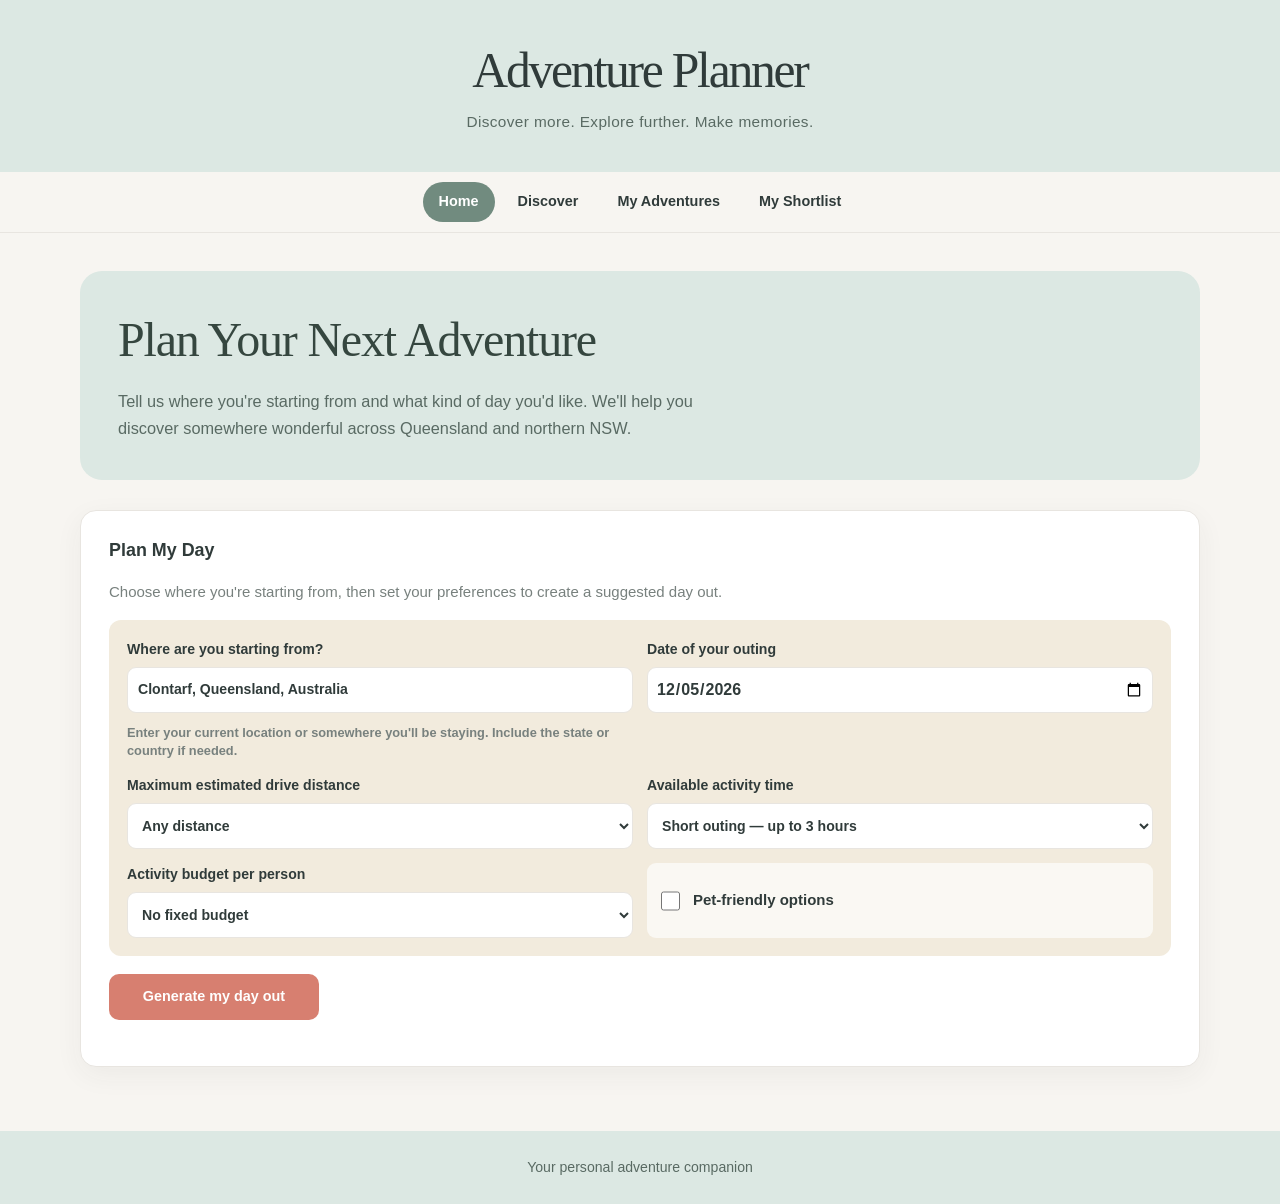
<file: index.html>
<!DOCTYPE html>
<html lang="en">
<head>
    <meta charset="UTF-8">
    <meta name="viewport" content="width=device-width, initial-scale=1.0">
    <meta name="theme-color" content="#F7F5F1">
    <title>Plan a Day Out | Adventure Planner</title>

    <link rel="stylesheet" href="style.css">
    <link rel="stylesheet" href="theme.css">
    <link rel="stylesheet" href="refinements.css">
    <link rel="stylesheet" href="enhancements.css?v=2">
    <link rel="stylesheet" href="site-controls.css?v=2">
    <link rel="stylesheet" href="final-fixes.css?v=4">
    <link rel="stylesheet" href="itinerary-names.css?v=2">

    <style>
        /* Keep all generator controls inside their grid columns. */
        .day-generator-controls {
            box-sizing: border-box;
            width: 100%;
            max-width: 100%;
            min-width: 0;
        }

        .day-generator-controls > .filter-field {
            display: flex;
            flex-direction: column;
            box-sizing: border-box;
            width: 100%;
            max-width: 100%;
            min-width: 0;
            overflow: hidden;
        }

        /* iPhone / Safari date input sizing fix. */
        #generator-date {
            display: block !important;
            box-sizing: border-box !important;
            flex: 0 1 auto !important;
            width: 100% !important;
            inline-size: 100% !important;
            min-width: 0 !important;
            min-inline-size: 0 !important;
            max-width: 100% !important;
            max-inline-size: 100% !important;
            height: 46px;
            padding: 10px 8px !important;
            margin: 0;
            font-family: inherit;
            font-size: 16px !important;
            line-height: normal;
        }

        /* Constrain Safari's internal date display as well. */
        #generator-date::-webkit-date-and-time-value {
            box-sizing: border-box;
            min-width: 0;
            max-width: 100%;
            text-align: left;
        }

        #generator-date::-webkit-datetime-edit {
            padding: 0;
            min-width: 0;
        }

        @media (max-width: 600px) {
            .day-generator-controls {
                grid-template-columns: minmax(0, 1fr) !important;
            }

            .day-generator-controls > .filter-field {
                min-width: 0;
                max-width: 100%;
            }

            #generator-date {
                width: 100% !important;
                max-width: 100% !important;
            }
        }
    </style>

    <script src="activities.js" defer></script>
    <script src="activities-extra.js" defer></script>
    <script src="activities-more.js" defer></script>
    <script src="activity-corrections.js" defer></script>
    <script src="activities-collection-4.js" defer></script>
    <script src="activity-corrections-2.js" defer></script>
    <script src="pet-policy.js?v=1" defer></script>

    <script src="app.js" defer></script>
    <script src="adventure-planner-bridge.js" defer></script>
    <script src="page-init.js?v=4" defer></script>
    <script src="navigation.js?v=5" defer></script>

    <script src="day-generator.js?v=7" defer></script>
    <script src="page-refinements.js?v=7" defer></script>
    <script src="enhancements.js?v=2" defer></script>
    <script src="itinerary-names.js?v=2" defer></script>
</head>

<body data-page="home">
    <header>
        <h1>Adventure Planner</h1>
        <p>Discover more. Explore further. Make memories.</p>
    </header>

    <main>
        <section class="welcome">
            <h2>Plan Your Next Adventure</h2>
            <p>
                Tell us where you're starting from and what kind of day
                you'd like. We'll help you discover somewhere wonderful
                across Queensland and northern NSW.
            </p>
        </section>

        <section class="feature">
            <h3>Plan My Day</h3>
            <p>Build an outing around your available time, budget and preferences.</p>
            <span class="status">Loading day planner...</span>
        </section>
    </main>

    <footer>Your personal adventure companion</footer>
</body>
</html>
</file>
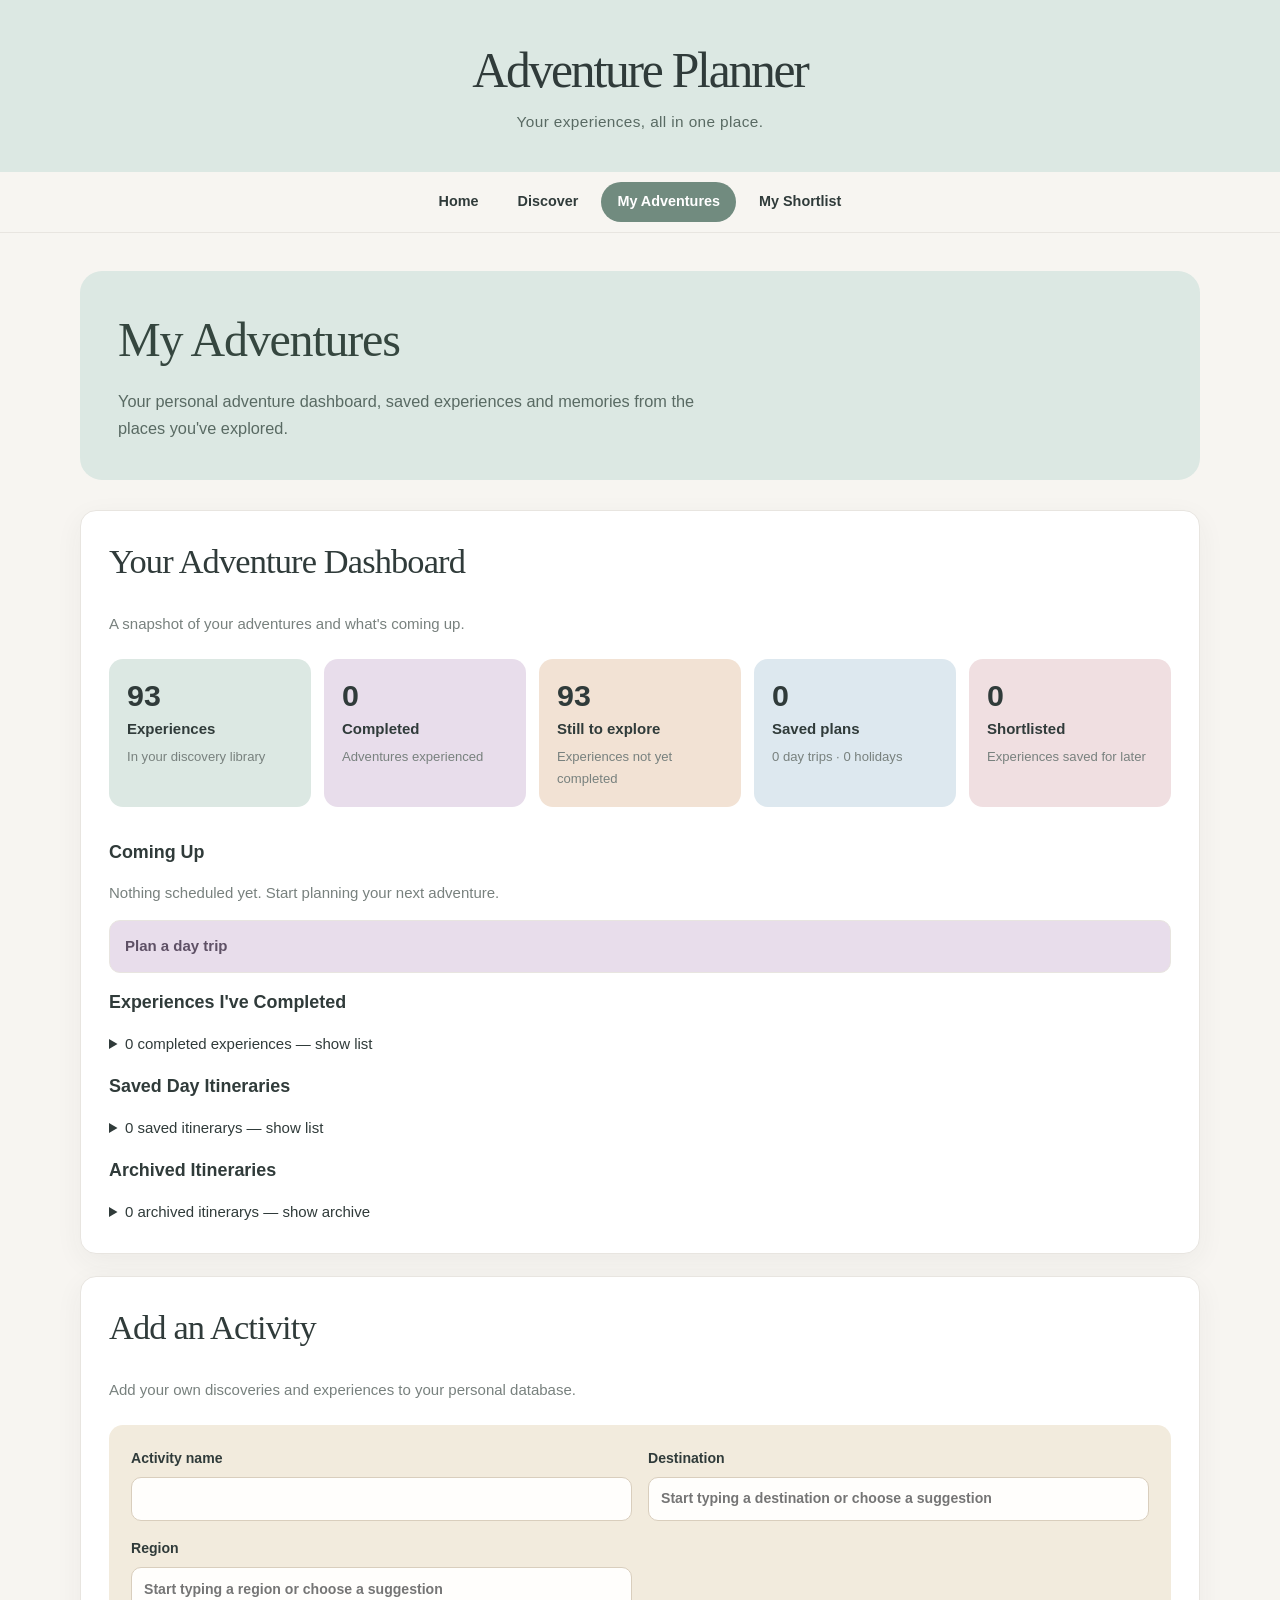
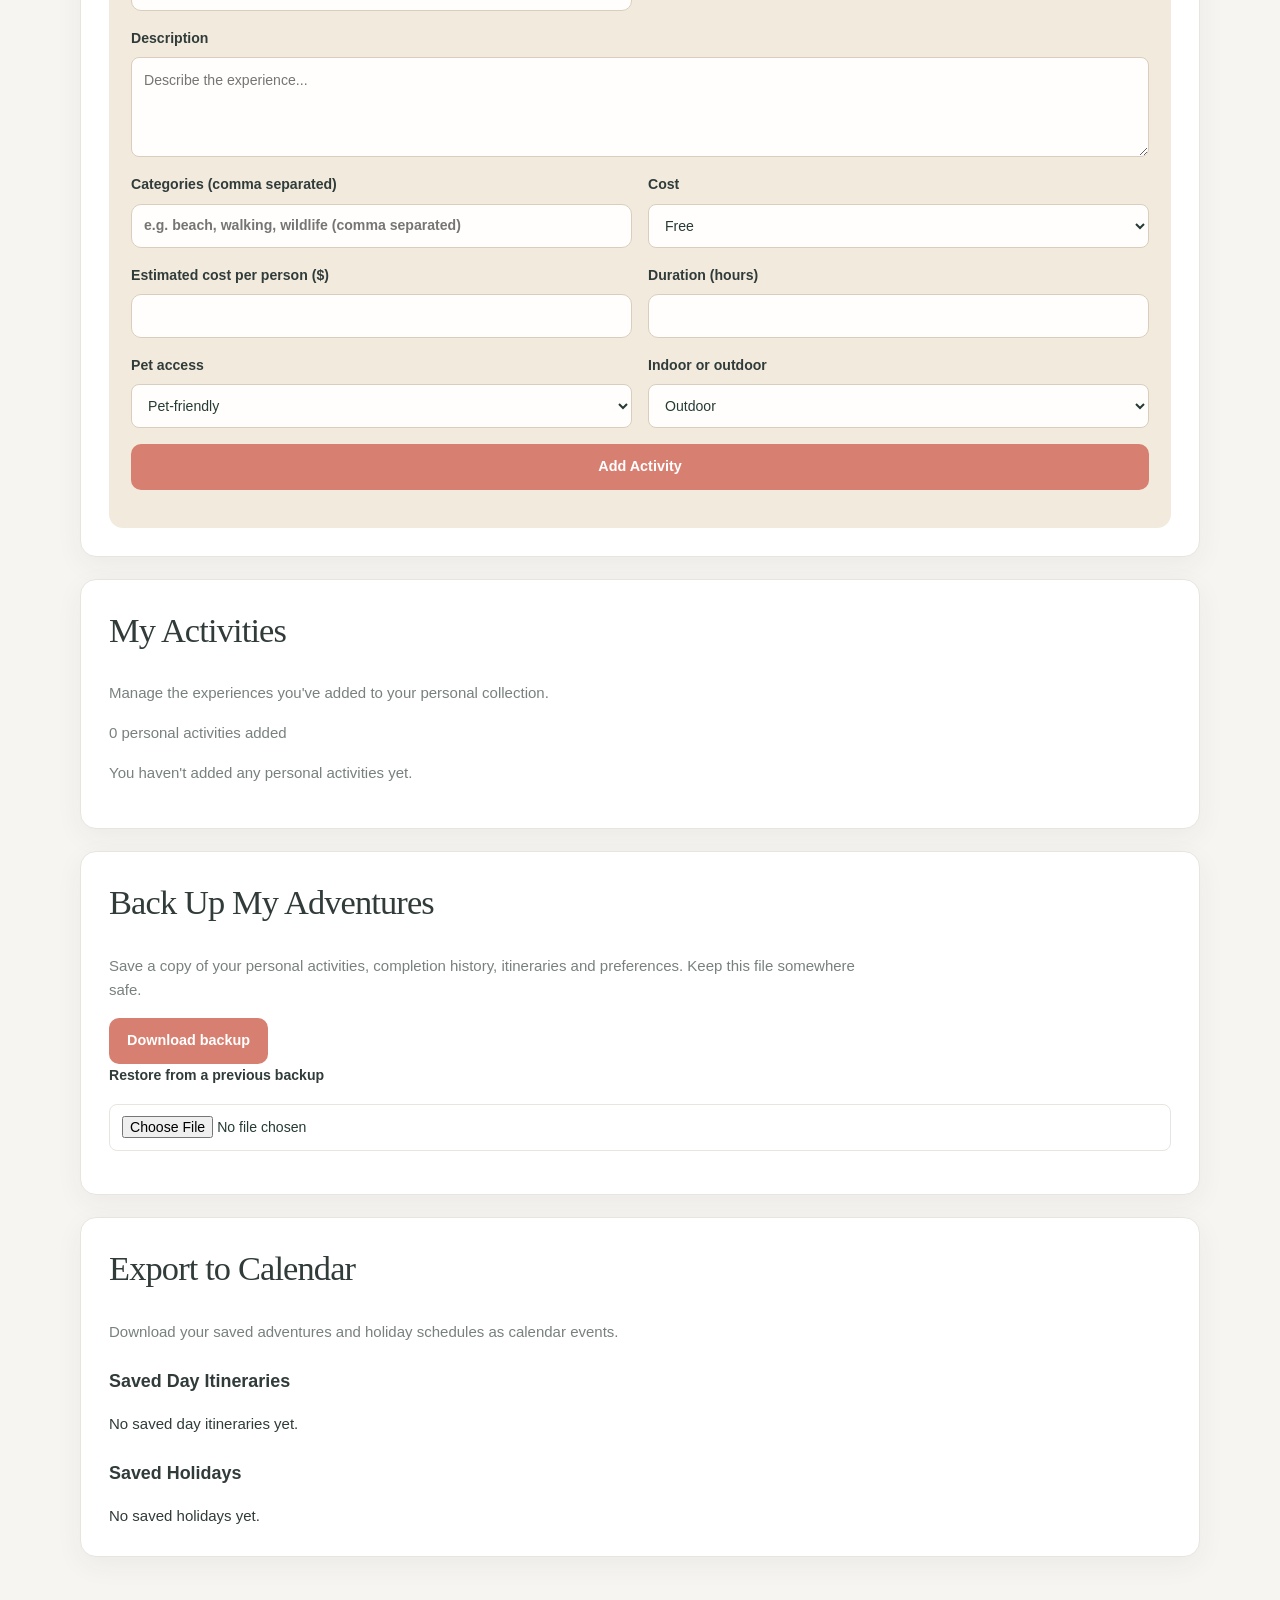
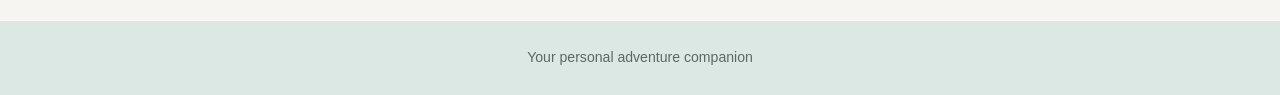
<file: my-adventures.html>
<!DOCTYPE html>
<html lang="en">
<head>
    <meta charset="UTF-8">
    <meta name="viewport" content="width=device-width, initial-scale=1.0">
    <meta name="theme-color" content="#F7F5F1">
    <title>My Adventures | Adventure Planner</title>

    <link rel="stylesheet" href="style.css">
    <link rel="stylesheet" href="theme.css">
    <link rel="stylesheet" href="refinements.css">
    <link rel="stylesheet" href="enhancements.css?v=2">
    <link rel="stylesheet" href="site-controls.css?v=2">
    <link rel="stylesheet" href="final-fixes.css?v=4">
    <link rel="stylesheet" href="itinerary-names.css?v=2">

    <script src="activities.js" defer></script>
    <script src="activities-extra.js" defer></script>
    <script src="activities-more.js" defer></script>
    <script src="activity-corrections.js" defer></script>
    <script src="activities-collection-4.js" defer></script>
    <script src="activity-corrections-2.js" defer></script>
    <script src="pet-policy.js?v=1" defer></script>

    <script src="app.js" defer></script>
    <script src="adventure-planner-bridge.js?v=2" defer></script>
    <script src="page-init.js?v=4" defer></script>

    <script src="activity-picker-collapse.js?v=1" defer></script>
    <script src="final-fixes.js?v=4" defer></script>
    <script src="navigation.js?v=5" defer></script>

    <script src="home-dashboard.js?v=5" defer></script>
    <script src="my-adventures.js?v=3" defer></script>

    <script src="page-refinements.js?v11" defer></script>
    <script src="itinerary-editor.js" defer></script>
    <script src="custom-activity-editor.js" defer></script>
    <script src="calendar-export.js" defer></script>
    <script src="enhancements.js?v=4" defer></script>
    <script src="itinerary-names.js?v=2" defer></script>
</head>

<body data-page="my-adventures">
    <header>
        <h1>Adventure Planner</h1>
        <p>Your experiences, all in one place.</p>
    </header>

    <main>
        <section class="welcome">
            <h2>My Adventures</h2>
            <p>
                Your personal adventure dashboard, saved experiences
                and memories from the places you've explored.
            </p>
        </section>
    </main>

    <footer>Your personal adventure companion</footer>
</body>
</html>
</file>
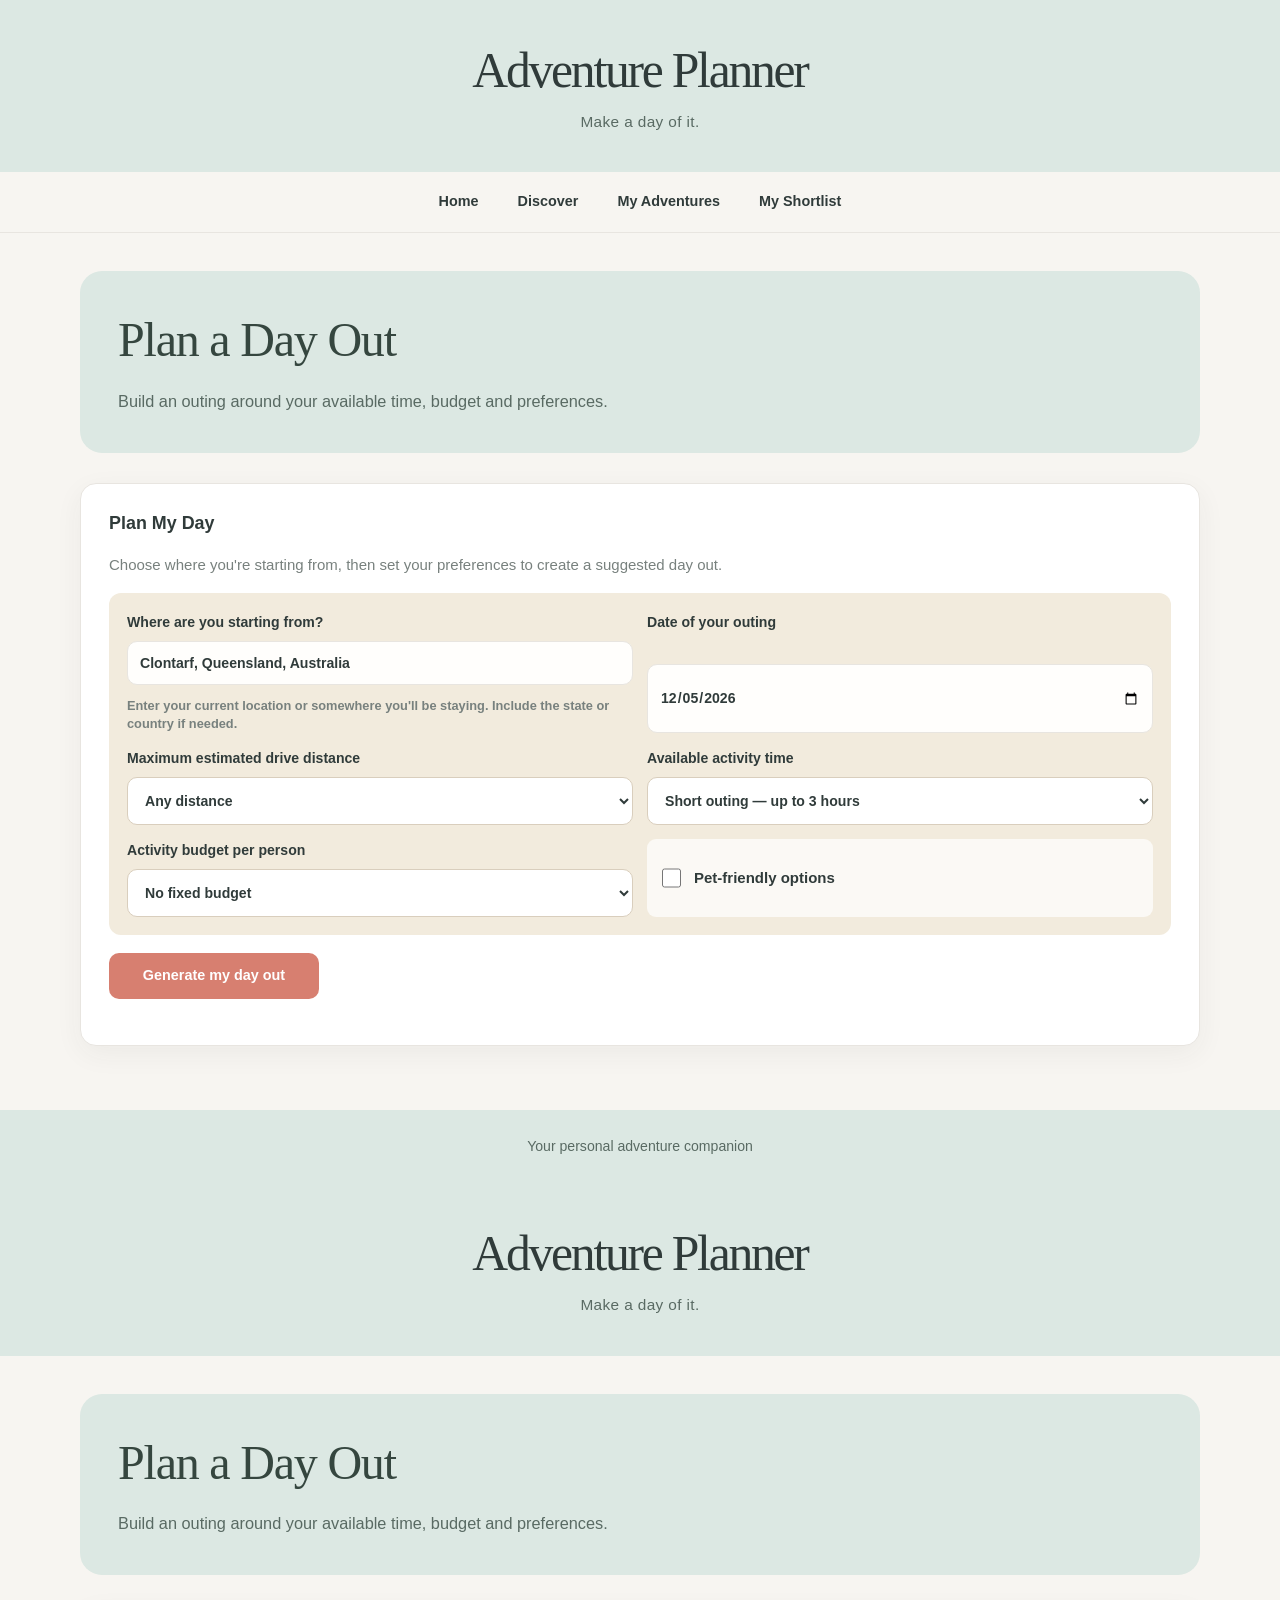
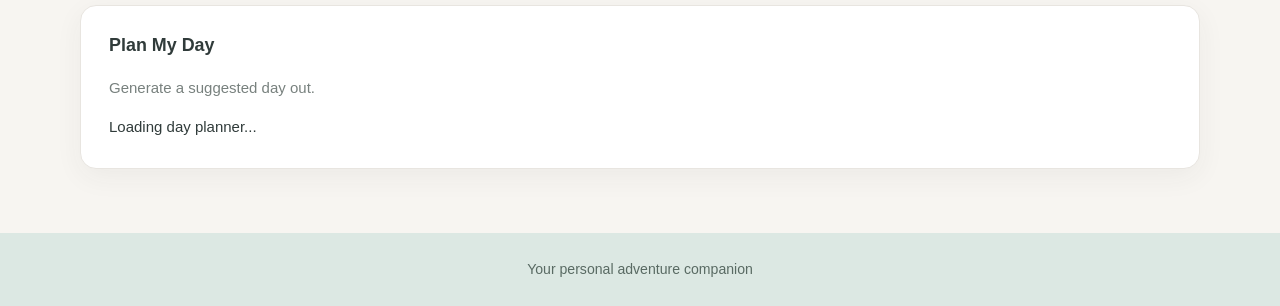
<file: plan-day.html>
<!DOCTYPE html>
<html lang="en">
<head>
    <meta charset="UTF-8">
    <meta name="viewport" content="width=device-width, initial-scale=1.0">
    <meta name="theme-color" content="#F7F5F1">
    <title>Plan a Day | Adventure Planner</title>

    <link rel="stylesheet" href="style.css">
    <link rel="stylesheet" href="theme.css">
    <link rel="stylesheet" href="refinements.css">
    <link rel="stylesheet" href="enhancements.css?v=2">
    <link rel="stylesheet" href="site-controls.css?v=2">
    <link rel="stylesheet" href="itinerary-names.css?v=1">

    <style>
        /* Keep the Plan a Day date field within its container on mobile. */
        .day-generator-controls > .filter-field {
            box-sizing: border-box;
            width: 100%;
            min-width: 0;
        }

        #generator-date {
            display: block;
            box-sizing: border-box !important;
            width: 100% !important;
            min-width: 0 !important;
            max-width: 100% !important;
            min-inline-size: 0 !important;
            max-inline-size: 100% !important;
        }

        @media (max-width: 600px) {
            .day-generator-controls {
                grid-template-columns: minmax(0, 1fr);
            }

            #generator-date {
                width: 100% !important;
                max-width: 100% !important;
            }
        }
    </style>

    <script src="activities.js" defer></script>
    <script src="activities-extra.js" defer></script>
    <script src="activities-more.js" defer></script>
    <script src="activity-corrections.js" defer></script>
    <script src="activities-collection-4.js" defer></script>
    <script src="activity-corrections-2.js" defer></script>
    <script src="pet-policy.js?v=1" defer></script>

    <script src="app.js" defer></script>
    <script src="activity-picker-collapse.js?v=1" defer></script>
    <script src="adventure-planner-bridge.js" defer></script>
    <script src="page-init.js?v=2" defer></script>
    <script src="navigation.js?v=4" defer></script>

    <script src="day-generator.js?v=6" defer></script>
    <script src="page-refinements.js?v=6" defer></script>
    <script src="enhancements.js?v=2" defer></script>
    <script src="itinerary-names.js?v=1" defer></script>
</head>

<body data-page="plan-day">
    <header>
        <h1>Adventure Planner</h1>
        <p>Make a day of it.</p>
    </header>

    <main>
        <section class="welcome">
            <h2>Plan a Day Out</h2>
            <p>Build an outing around your available time, budget and preferences.</p>
        </section>

        <section class="feature">
            <h3>Plan My Day</h3>
            <p>Generate a suggested day out.</p>
            <span class="status">Loading day planner...</span>
        </section>
    </main>

    <footer>Your personal adventure companion</footer>
</body>
</html>

<!DOCTYPE html>
<html lang="en">
<head>
    <meta charset="UTF-8">
    <meta name="viewport" content="width=device-width, initial-scale=1.0">
    <meta name="theme-color" content="#F7F5F1">
    <title>Plan a Day | Adventure Planner</title>

    <link rel="stylesheet" href="style.css">
    <link rel="stylesheet" href="theme.css">
    <link rel="stylesheet" href="refinements.css">
    <link rel="stylesheet" href="enhancements.css?v=2">
    <link rel="stylesheet" href="site-controls.css?v=2">
    <link rel="stylesheet" href="itinerary-names.css?v=1">

    <script src="activities.js" defer></script>
    <script src="activities-extra.js" defer></script>
    <script src="activities-more.js" defer></script>
    <script src="activity-corrections.js" defer></script>
    <script src="activities-collection-4.js" defer></script>
    <script src="activity-corrections-2.js" defer></script>
    <script src="pet-policy.js?v=1" defer></script>

    <script src="app.js" defer></script>
    <script src="activity-picker-collapse.js?v=1" defer></script>
    <script src="adventure-planner-bridge.js" defer></script>
    <script src="page-init.js?v=2" defer></script>
    <script src="navigation.js?v=4" defer></script>

    <script src="day-generator.js?v=6" defer></script>
    <script src="page-refinements.js?v=6" defer></script>
    <script src="enhancements.js?v=2" defer></script>
    <script src="itinerary-names.js?v=1" defer></script>
</head>

<body data-page="plan-day">
    <header>
        <h1>Adventure Planner</h1>
        <p>Make a day of it.</p>
    </header>

    <main>
        <section class="welcome">
            <h2>Plan a Day Out</h2>
            <p>Build an outing around your available time, budget and preferences.</p>
        </section>

        <section class="feature">
            <h3>Plan My Day</h3>
            <p>Generate a suggested day out.</p>
            <span class="status">Loading day planner...</span>
        </section>
    </main>

    <footer>Your personal adventure companion</footer>
</body>
</html>
</file>
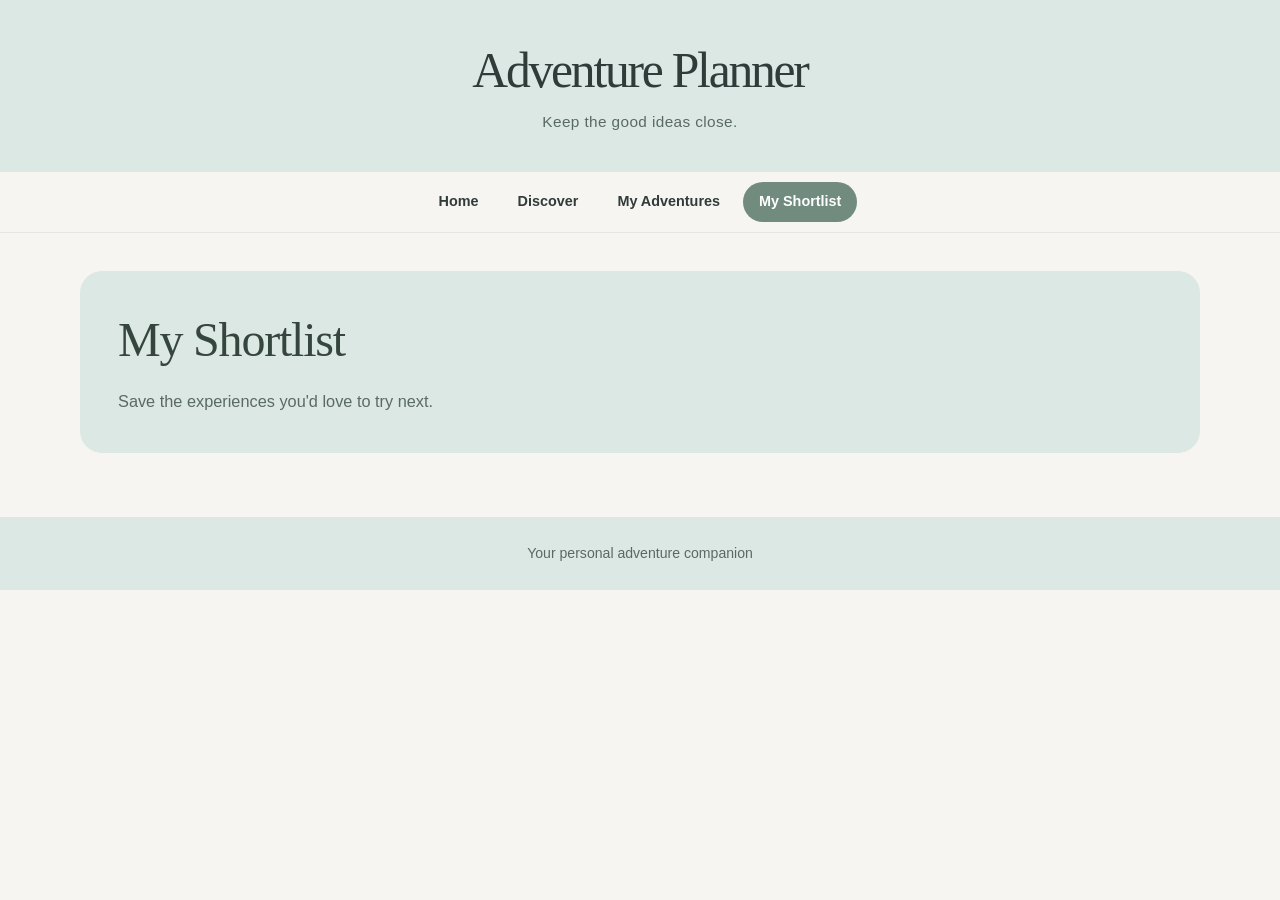
<file: shortlist.html>
<!DOCTYPE html>
<html lang="en">
<head>
    <meta charset="UTF-8">
    <meta name="viewport" content="width=device-width, initial-scale=1.0">
    <meta name="theme-color" content="#F7F5F1">
    <title>My Shortlist | Adventure Planner</title>

    <link rel="stylesheet" href="style.css">
    <link rel="stylesheet" href="theme.css">
    <link rel="stylesheet" href="refinements.css">
    <link rel="stylesheet" href="enhancements.css?v=1">
    <link rel="stylesheet" href="site-controls.css?v=1">

    <script src="activities.js" defer></script>
    <script src="activities-extra.js" defer></script>
    <script src="activities-more.js" defer></script>
    <script src="activity-corrections.js" defer></script>
    <script src="activities-collection-4.js" defer></script>
    <script src="activity-corrections-2.js" defer></script>
    <script src="pet-policy.js?v=1" defer></script>
    <script src="app.js" defer></script>
       <script src="shortlist.js?v=2" defer></script>
    <script src="adventure-planner-bridge.js" defer></script>
    <script src="page-init.js" defer></script>
          <script src="navigation.js?v=3" defer></script>
 <script src="page-refinements.js?v=5" defer></script>
    
    <script src="enhancements.js?v=1" defer></script>
</head>

<body data-page="shortlist">
    <header>
        <h1>Adventure Planner</h1>
        <p>Keep the good ideas close.</p>
    </header>

    <main>
        <section class="welcome">
            <h2>My Shortlist</h2>
            <p>Save the experiences you'd love to try next.</p>
        </section>
    </main>

    <footer>Your personal adventure companion</footer>
</body>
</html>
</file>
<file: style.css>
:root {
    --forest: #183b35;
    --forest-light: #28564b;
    --cream: #f4f5ef;
    --white: #fff;
    --text: #263b35;
    --muted: #687871;
    --accent: #d9a75b;
    --border: #e5e9e2;
    --surface: #edf1eb;
}

* {
    box-sizing: border-box;
}

html {
    scroll-behaviour: smooth;
}

body {
    margin: 0;
    background: var(--cream);
    color: var(--text);
    font-family: Arial, Helvetica, sans-serif;
    line-height: 1.6;
}

header {
    padding: 48px 20px;
    background: linear-gradient(135deg, var(--forest), var(--forest-light));
    color: var(--white);
    text-align: center;
}

header h1 {
    margin: 0 0 8px;
    font-size: clamp(2rem, 6vw, 3rem);
    line-height: 1.2;
}

header p {
    margin: 0;
    color: rgba(255, 255, 255, .85);
    font-size: 1.05rem;
}

main {
    width: min(100% - 32px, 850px);
    margin: 32px auto;
}

h2 {
    color: var(--forest);
    line-height: 1.3;
}

h3 {
    color: var(--forest);
    line-height: 1.3;
}

.intro {
    margin-bottom: 28px;
}

.intro p {
    color: var(--muted);
}

.feature-grid {
    display: grid;
    grid-template-columns: repeat(2, minmax(0, 1fr));
    gap: 16px;
    margin: 28px 0;
}

.feature-card {
    padding: 22px;
    border: 1px solid var(--border);
    border-radius: 12px;
    background: var(--white);
    box-shadow: 0 3px 12px rgba(24, 59, 53, .04);
}

.feature-card h3 {
    margin-top: 0;
    margin-bottom: 8px;
}

.feature-card p {
    margin: 0;
    color: var(--muted);
    font-size: .95rem;
}

.search-input {
    width: 100%;
    min-height: 46px;
    margin: 12px 0 18px;
    padding: 12px 14px;
    border: 1px solid var(--border);
    border-radius: 8px;
    background: var(--white);
    color: var(--text);
    font: inherit;
}

.search-input:focus,
.filter-field select:focus,
.form-field input:focus,
.form-field select:focus,
.form-field textarea:focus {
    outline: 2px solid var(--accent);
    outline-offset: 2px;
}

.activity-filters {
    display: grid;
    grid-template-columns: repeat(2, minmax(0, 1fr));
    gap: 14px;
    margin: 18px 0 24px;
}

.filter-field {
    display: flex;
    flex-direction: column;
    gap: 6px;
    color: var(--text);
    font-size: .9rem;
    font-weight: 600;
}

.filter-field select {
    width: 100%;
    min-height: 42px;
    padding: 9px 10px;
    border: 1px solid var(--border);
    border-radius: 8px;
    background: var(--white);
    color: var(--text);
    font: inherit;
    font-weight: 400;
}

.reset-filters {
    min-height: 40px;
    padding: 9px 14px;
    border: 1px solid var(--border);
    border-radius: 8px;
    background: var(--surface);
    color: var(--forest);
    font: inherit;
    font-weight: 600;
    cursor: pointer;
}

.activity-card {
    margin: 14px 0;
    padding: 18px;
    border: 1px solid var(--border);
    border-radius: 10px;
    background: var(--white);
}

.activity-card h3 {
    margin: 0 0 8px;
}

.activity-card p {
    margin: 6px 0;
}

.activity-card .activity-meta {
    color: var(--muted);
    font-size: .9rem;
}

.activity-card button {
    margin: 10px 8px 0 0;
    padding: 9px 13px;
    border: 1px solid var(--border);
    border-radius: 7px;
    background: var(--surface);
    color: var(--forest);
    font: inherit;
    cursor: pointer;
}

.activity-card button:hover {
    background: #e1e9e1;
}

.activity-card button:focus,
.reset-filters:focus,
.add-activity-button:focus {
    outline: 2px solid var(--accent);
    outline-offset: 2px;
}

.activity-form {
    display: grid;
    grid-template-columns: repeat(2, minmax(0, 1fr));
    gap: 16px;
    margin-top: 24px;
}

.form-field {
    display: flex;
    flex-direction: column;
    gap: 7px;
    color: var(--text);
    font-size: .9rem;
    font-weight: 600;
}

.form-field input,
.form-field select,
.form-field textarea {
    width: 100%;
    min-height: 44px;
    padding: 11px 12px;
    border: 1px solid var(--border);
    border-radius: 8px;
    background: var(--white);
    color: var(--text);
    font: inherit;
    font-weight: 400;
}

.form-field textarea {
    min-height: 100px;
    resize: vertical;
}

.activity-form > label:nth-of-type(4) {
    grid-column: 1 / -1;
}

.add-activity-button {
    grid-column: 1 / -1;
    min-height: 46px;
    padding: 12px 18px;
    border: 0;
    border-radius: 8px;
    background: var(--forest);
    color: white;
    font: inherit;
    font-weight: 600;
    cursor: pointer;
}

.add-activity-button:hover {
    background: var(--forest-light);
}

#add-activity-message {
    grid-column: 1 / -1;
    margin: 0;
    color: var(--forest);
    font-weight: 600;
}

/* Day planner */

.day-planner-activities {
    display: grid;
    gap: 10px;
    margin: 18px 0;
}

.day-planner-choice {
    display: flex;
    align-items: flex-start;
    gap: 12px;
    padding: 13px;
    border: 1px solid var(--border);
    border-radius: 9px;
    background: var(--white);
    cursor: pointer;
}

.day-planner-choice input {
    width: 19px;
    height: 19px;
    margin-top: 2px;
    flex-shrink: 0;
    accent-color: var(--forest);
}

.day-planner-choice > span {
    display: flex;
    flex-direction: column;
    gap: 4px;
}

.day-planner-choice strong {
    color: var(--forest);
}

.day-planner-choice span span {
    color: var(--muted);
    font-size: .88rem;
}

.day-planner-summary {
    margin: 20px 0;
    padding: 16px;
    border-radius: 9px;
    background: var(--surface);
}

.day-planner-summary p {
    margin: 6px 0;
}

#day-planner-message {
    color: var(--forest);
    font-weight: 600;
}

footer {
    margin-top: 48px;
    padding: 24px 16px;
    background: var(--forest);
    color: rgba(255, 255, 255, .8);
    text-align: center;
    font-size: .9rem;
}

@media (max-width: 600px) {
    header {
        padding: 36px 18px;
    }

    main {
        width: min(100% - 24px, 850px);
        margin: 24px auto;
    }

    .feature-grid,
    .activity-filters,
    .activity-form {
        grid-template-columns: 1fr;
    }

    .activity-form > label,
    .add-activity-button,
    #add-activity-message {
        grid-column: 1;
    }
}


/* =========================================
   HOLIDAY PLANNER
   ========================================= */

.holiday-planner-section {
    margin-top: 24px;
}

.holiday-planner-section > h2 {
    color: var(--forest);
    margin-bottom: 10px;
}

.holiday-planner-section > p {
    color: var(--muted);
    line-height: 1.6;
}

.holiday-planner-section .activity-form {
    margin-top: 22px;
    padding: 20px;
    background: var(--surface);
    border-radius: 12px;
}

.holiday-planner-section input[type="search"] {
    width: 100%;
    box-sizing: border-box;
    min-height: 44px;
    margin: 12px 0;
    padding: 11px 12px;
    border: 1px solid var(--border);
    border-radius: 8px;
    background: var(--white);
    color: var(--text);
    font: inherit;
}

.holiday-day-card {
    margin-top: 20px;
    padding: 18px;
    border: 1px solid var(--border);
    border-radius: 12px;
    background: var(--white);
}

.holiday-day-card h3 {
    color: var(--forest);
    margin-top: 0;
}

.holiday-day-card > p {
    color: var(--muted);
    line-height: 1.5;
}

.holiday-day-card select {
    width: 100%;
    box-sizing: border-box;
    min-height: 44px;
    padding: 10px;
    border: 1px solid var(--border);
    border-radius: 8px;
    background: var(--white);
    color: var(--text);
    font: inherit;
}

.holiday-day-card > button {
    margin-top: 12px;
}

.holiday-assigned-list {
    display: grid;
    gap: 9px;
    margin-top: 18px;
}

.holiday-assigned-item {
    display: flex;
    align-items: center;
    justify-content: space-between;
    gap: 12px;
    padding: 12px;
    border: 1px solid var(--border);
    border-radius: 8px;
    background: var(--surface);
}

.holiday-assigned-item span {
    color: var(--text);
    font-size: .92rem;
    line-height: 1.5;
}

.holiday-assigned-item button {
    flex-shrink: 0;
}

.holiday-day-summary {
    margin-top: 16px;
    padding: 12px;
    border-radius: 8px;
    background: var(--surface);
    color: var(--forest) !important;
    font-size: .9rem;
    font-weight: 600;
    line-height: 1.5;
}

#holiday-editor-message,
#holiday-planner-message {
    color: var(--forest);
    font-weight: 600;
}

#holiday-editor > .add-activity-button {
    margin-top: 24px;
}

.holiday-planner-section > h3 {
    margin-top: 32px;
    color: var(--forest);
}

.saved-holiday-list {
    display: grid;
    gap: 16px;
    margin-top: 16px;
}

.saved-holiday-list .activity-card {
    padding: 20px;
    border: 1px solid var(--border);
    border-radius: 12px;
    background: var(--white);
}

.saved-holiday-list .activity-card h3 {
    color: var(--forest);
}

.saved-holiday-days {
    display: grid;
    gap: 12px;
    margin: 18px 0;
}

.saved-holiday-day {
    padding: 14px;
    border-radius: 8px;
    background: var(--surface);
}

.saved-holiday-day strong {
    color: var(--forest);
}

.saved-holiday-day ul {
    margin-bottom: 0;
    padding-left: 22px;
    color: var(--text);
    line-height: 1.7;
}

.saved-holiday-list .activity-card > p {
    color: var(--muted);
    line-height: 1.5;
}

@media (max-width: 600px) {
    .holiday-planner-section .activity-form {
        grid-template-columns: 1fr;
        padding: 15px;
    }

    .holiday-planner-section .activity-form > * {
        grid-column: 1;
    }

    .holiday-day-card {
        padding: 14px;
    }

    .holiday-assigned-item {
        align-items: flex-start;
        flex-direction: column;
    }

    .holiday-assigned-item button {
        align-self: flex-start;
    }
}

/* Calendar export */

.calendar-export-row {
    display: flex;
    align-items: center;
    justify-content: space-between;
    gap: 14px;
    margin: 12px 0;
    padding: 14px;
    border: 1px solid var(--border);
    border-radius: 9px;
    background: var(--white);
}

.calendar-export-row span {
    overflow-wrap: anywhere;
}

.calendar-export-row button {
    flex-shrink: 0;
}

#calendar-export h3 {
    margin-top: 26px;
}

@media (max-width: 600px) {
    .calendar-export-row {
        align-items: flex-start;
        flex-direction: column;
    }
}


/* Experience Journal */

#experience-journal > input[type="search"],
#experience-journal > select {
    width: 100%;
    min-height: 44px;
    margin: 8px 0;
    padding: 10px 12px;
    border: 1px solid var(--border);
    border-radius: 8px;
    background: var(--white);
    color: var(--text);
    font: inherit;
}

.journal-count {
    color: var(--muted);
    font-size: .9rem;
}

.journal-results {
    display: grid;
    gap: 14px;
    margin-top: 18px;
}

.journal-card {
    padding: 18px;
    border: 1px solid var(--border);
    border-radius: 10px;
    background: var(--white);
}

.journal-card h3 {
    margin: 0 0 4px;
}

.journal-location {
    color: var(--muted);
    font-size: .9rem;
}

.journal-rating {
    color: #b47b19;
    font-size: 1.25rem;
    letter-spacing: 2px;
}

.journal-notes {
    white-space: pre-wrap;
    overflow-wrap: anywhere;
}

.journal-editor {
    display: grid;
    gap: 14px;
    margin-top: 18px;
    padding: 16px;
    border-radius: 9px;
    background: var(--surface);
}

.journal-editor textarea {
    width: 100%;
    min-height: 110px;
    padding: 11px;
    border: 1px solid var(--border);
    border-radius: 8px;
    font: inherit;
}

.journal-actions {
    display: flex;
    flex-wrap: wrap;
    gap: 10px;
}

.journal-message {
    margin: 0;
    color: var(--forest);
    font-weight: 600;
}


/* Holiday Expense Tracker */

#holiday-expenses > label select {
    width: 100%;
    min-height: 44px;
    padding: 10px;
    border: 1px solid var(--border);
    border-radius: 8px;
    background: var(--white);
    font: inherit;
}

.expense-summary {
    margin: 18px 0;
    padding: 16px;
    border-radius: 10px;
    background: var(--surface);
}

.expense-total {
    display: flex;
    flex-direction: column;
    gap: 4px;
    margin-bottom: 12px;
}

.expense-total strong {
    color: var(--forest);
    font-size: 1.8rem;
}

.expense-category-row {
    display: flex;
    justify-content: space-between;
    gap: 12px;
    padding: 7px 0;
    border-bottom: 1px solid var(--border);
}

.expense-form {
    display: grid;
    grid-template-columns: repeat(2, minmax(0, 1fr));
    gap: 14px;
    margin: 20px 0;
    padding: 18px;
    border-radius: 10px;
    background: var(--surface);
}

.expense-form > label:nth-of-type(5),
.expense-form > button,
#expense-message {
    grid-column: 1 / -1;
}

.expense-form textarea {
    width: 100%;
    padding: 10px;
    border: 1px solid var(--border);
    border-radius: 8px;
    font: inherit;
}

.expense-list {
    display: grid;
    gap: 12px;
    margin-top: 16px;
}

.expense-card {
    display: flex;
    align-items: flex-start;
    justify-content: space-between;
    gap: 16px;
    padding: 16px;
    border: 1px solid var(--border);
    border-radius: 9px;
    background: var(--white);
}

.expense-card p {
    margin: 5px 0;
    color: var(--muted);
    font-size: .9rem;
    overflow-wrap: anywhere;
}

.expense-actions {
    display: flex;
    align-items: flex-end;
    flex-direction: column;
    gap: 10px;
}

.expense-amount {
    color: var(--forest);
    white-space: nowrap;
}

#expense-message {
    margin: 0;
    color: var(--forest);
    font-weight: 600;
}

@media (max-width: 600px) {
    .expense-form {
        grid-template-columns: 1fr;
    }

    .expense-form > * {
        grid-column: 1;
    }

    .expense-card {
        flex-direction: column;
    }

    .expense-actions {
        align-items: flex-start;
        flex-direction: row;
        justify-content: space-between;
        width: 100%;
    }
}


/* Holiday Budget Planner */

.budget-form {
    display: grid;
    grid-template-columns: minmax(0, 1fr) auto;
    gap: 14px;
    align-items: end;
    margin: 18px 0;
    padding: 18px;
    border-radius: 10px;
    background: var(--surface);
}

.budget-form .add-activity-button {
    grid-column: auto;
    min-width: 140px;
}

#holiday-budget-message {
    grid-column: 1 / -1;
    margin: 0;
    color: var(--forest);
    font-weight: 600;
}

.budget-comparison {
    display: grid;
    grid-template-columns: repeat(2, minmax(0, 1fr));
    gap: 12px;
    margin: 18px 0;
}

.budget-stat {
    display: flex;
    flex-direction: column;
    gap: 5px;
    padding: 16px;
    border: 1px solid var(--border);
    border-radius: 9px;
    background: var(--white);
}

.budget-stat span {
    color: var(--muted);
    font-size: .9rem;
}

.budget-stat strong {
    color: var(--forest);
    font-size: 1.25rem;
    overflow-wrap: anywhere;
}

.budget-stat.over-budget strong {
    color: #a52d2d;
}

.budget-progress-section {
    margin: 18px 0 28px;
    padding: 18px;
    border-radius: 10px;
    background: var(--surface);
}

.budget-progress-label {
    display: flex;
    justify-content: space-between;
    flex-wrap: wrap;
    gap: 8px;
    margin-bottom: 10px;
}

.budget-progress-track {
    height: 16px;
    overflow: hidden;
    border-radius: 20px;
    background: #dce3dc;
}

.budget-progress-bar {
    height: 100%;
    border-radius: 20px;
    background: var(--forest-light);
    transition: width .2s ease;
}

.budget-progress-bar.budget-progress-warning {
    background: #d9a75b;
}

.budget-progress-bar.budget-progress-over {
    background: #b43c36;
}

.all-holiday-budgets {
    display: grid;
    gap: 12px;
}

.budget-holiday-card button {
    margin-top: 8px;
}

@media (max-width: 600px) {
    .budget-form {
        grid-template-columns: 1fr;
    }

    .budget-form .add-activity-button {
        grid-column: 1;
    }

    .budget-comparison {
        grid-template-columns: 1fr;
    }
}


/* Holiday Packing Checklist */

#holiday-packing > label select {
    width: 100%;
    min-height: 44px;
    padding: 10px;
    border: 1px solid var(--border);
    border-radius: 8px;
    background: var(--white);
    color: var(--text);
    font: inherit;
}

.packing-progress {
    margin: 20px 0;
    padding: 16px;
    border-radius: 10px;
    background: var(--surface);
}

.packing-progress p {
    margin: 0 0 10px;
    font-weight: 600;
}

.packing-progress-track {
    height: 15px;
    overflow: hidden;
    border-radius: 20px;
    background: #dce3dc;
}

.packing-progress-bar {
    width: 0;
    height: 100%;
    border-radius: 20px;
    background: var(--forest-light);
    transition: width .2s ease;
}

.packing-categories {
    display: grid;
    gap: 14px;
    margin: 20px 0;
}

.packing-category {
    padding: 16px;
    border: 1px solid var(--border);
    border-radius: 10px;
    background: var(--white);
}

.packing-category-heading {
    display: flex;
    align-items: center;
    justify-content: space-between;
    gap: 12px;
    margin-bottom: 12px;
}

.packing-category-heading h3 {
    margin: 0;
}

.packing-category-count {
    color: var(--muted);
    font-size: .9rem;
    white-space: nowrap;
}

.packing-items {
    display: grid;
    gap: 8px;
}

.packing-item {
    display: flex;
    justify-content: space-between;
    align-items: center;
    gap: 12px;
    padding: 8px 0;
    border-bottom: 1px solid var(--border);
}

.packing-item:last-child {
    border-bottom: 0;
}

.packing-item-label {
    display: flex;
    align-items: center;
    gap: 11px;
    min-width: 0;
    cursor: pointer;
}

.packing-item-label input {
    width: 19px;
    height: 19px;
    flex-shrink: 0;
    accent-color: var(--forest);
}

.packing-checked {
    color: var(--muted);
    text-decoration: line-through;
}

.packing-remove {
    padding: 5px 9px;
    border: 1px solid var(--border);
    border-radius: 6px;
    background: var(--surface);
    color: var(--forest);
    cursor: pointer;
}

.packing-add-form {
    display: grid;
    grid-template-columns: minmax(0, 1fr) auto;
    gap: 10px;
    margin: 20px 0;
}

.packing-add-form input {
    width: 100%;
    min-height: 44px;
    padding: 10px 12px;
    border: 1px solid var(--border);
    border-radius: 8px;
    font: inherit;
}

.packing-add-form .add-activity-button {
    grid-column: auto;
}

.packing-message {
    color: var(--forest);
    font-weight: 600;
}

@media (max-width: 600px) {
    .packing-add-form {
        grid-template-columns: 1fr;
    }

    .packing-add-form .add-activity-button {
        grid-column: 1;
    }
}


/* Holiday Booking and Notes Manager */

#holiday-bookings > label select,
#holiday-bookings > textarea {
    width: 100%;
    padding: 11px;
    border: 1px solid var(--border);
    border-radius: 8px;
    background: var(--white);
    color: var(--text);
    font: inherit;
}

.booking-form {
    display: grid;
    grid-template-columns: repeat(2, minmax(0, 1fr));
    gap: 14px;
    margin: 20px 0;
    padding: 18px;
    border-radius: 10px;
    background: var(--surface);
}

.booking-form > label:nth-last-of-type(1),
.booking-form > button,
.booking-form > p {
    grid-column: 1 / -1;
}

.booking-form input,
.booking-form select,
.booking-form textarea {
    width: 100%;
    min-height: 44px;
    padding: 10px;
    border: 1px solid var(--border);
    border-radius: 8px;
    background: var(--white);
    font: inherit;
}

.booking-form textarea {
    min-height: 100px;
}

.booking-message {
    margin: 0;
    color: var(--forest);
    font-weight: 600;
}

.holiday-booking-list {
    display: grid;
    gap: 14px;
    margin: 18px 0 28px;
}

.holiday-booking-card {
    padding: 18px;
    border: 1px solid var(--border);
    border-radius: 10px;
    background: var(--white);
}

.holiday-booking-card h4 {
    margin: 0 0 8px;
    color: var(--forest);
    font-size: 1.1rem;
}

.booking-category {
    display: inline-block;
    margin-bottom: 10px;
    padding: 3px 9px;
    border-radius: 20px;
    background: var(--surface);
    color: var(--forest);
    font-size: .85rem;
}

.booking-details p {
    margin: 6px 0;
    overflow-wrap: anywhere;
}

.booking-card-actions {
    display: flex;
    flex-wrap: wrap;
    gap: 9px;
    margin-top: 14px;
}

#holiday-bookings > textarea {
    display: block;
    min-height: 130px;
    margin: 12px 0;
}

@media (max-width: 600px) {
    .booking-form {
        grid-template-columns: 1fr;
    }

    .booking-form > * {
        grid-column: 1;
    }
}


/* Printable Holiday Travel Pack */

#holiday-travel-pack > label select {
    width: 100%;
    min-height: 44px;
    padding: 10px;
    border: 1px solid var(--border);
    border-radius: 8px;
    background: var(--white);
    font: inherit;
}

#holiday-travel-pack > button {
    margin-top: 14px;
}

.travel-pack-message {
    color: var(--forest);
    font-weight: 600;
}


/* Adventure Home Dashboard */

.home-dashboard {
    margin: 24px 0;
    padding: 22px;
    border: 1px solid var(--border);
    border-radius: 14px;
    background: var(--white);
    box-shadow: 0 3px 12px rgba(24, 59, 53, .05);
}

.home-dashboard h2 {
    margin-top: 0;
}

.dashboard-welcome,
.dashboard-empty {
    color: var(--muted);
}

.dashboard-statistics {
    display: grid;
    grid-template-columns: repeat(auto-fit, minmax(135px, 1fr));
    gap: 12px;
    margin: 20px 0 28px;
}

.dashboard-stat-card {
    display: flex;
    flex-direction: column;
    gap: 3px;
    padding: 15px;
    border-radius: 9px;
    background: var(--surface);
}

.dashboard-stat-value {
    color: var(--forest);
    font-size: 1.8rem;
    font-weight: 700;
    line-height: 1.2;
}

.dashboard-stat-label {
    font-weight: 700;
}

.dashboard-stat-detail {
    color: var(--muted);
    font-size: .8rem;
}

.dashboard-upcoming,
.dashboard-shortcuts,
.dashboard-recent {
    margin-top: 26px;
}

.dashboard-plan-card {
    display: flex;
    flex-direction: column;
    gap: 4px;
    margin: 10px 0;
    padding: 13px 15px;
    border-left: 4px solid var(--accent);
    border-radius: 5px;
    background: var(--surface);
}

.dashboard-plan-type,
.dashboard-plan-date {
    color: var(--muted);
    font-size: .85rem;
}

.dashboard-shortcut-grid {
    display: grid;
    grid-template-columns: repeat(auto-fit, minmax(170px, 1fr));
    gap: 10px;
}

.dashboard-shortcut {
    display: block;
    padding: 12px 14px;
    border: 1px solid var(--border);
    border-radius: 8px;
    color: var(--forest);
    background: var(--surface);
    font-weight: 600;
    text-decoration: none;
    transition: background .15s ease;
}

.dashboard-shortcut:hover,
.dashboard-shortcut:focus {
    background: #dfe8df;
    outline: 2px solid var(--forest-light);
}

.dashboard-completed-list {
    padding-left: 22px;
}

.dashboard-completed-list li {
    margin: 7px 0;
}

@media (max-width: 600px) {
    .home-dashboard {
        padding: 16px;
    }

    .dashboard-statistics {
        grid-template-columns: repeat(2, minmax(0, 1fr));
    }

    .dashboard-shortcut-grid {
        grid-template-columns: 1fr 1fr;
    }
}
</file>
<file: theme.css>
:root {
    --ivory: #F7F5F1;
    --white: #FFFFFF;
    --sage: #DCE8E3;
    --sage-dark: #718B7F;
    --lilac: #E8DDEB;
    --peach: #F2E2D4;
    --terracotta: #D77F70;
    --terracotta-dark: #BD695C;
    --ink: #303B3A;
    --muted: #78817E;
    --border: #E8E5E0;
    --surface: #F1EFEB;
    --danger: #B85F5F;
    --shadow: 0 8px 28px rgba(48, 59, 58, .055);
    --radius: 16px;
}

* {
    box-sizing: border-box;
}

html {
    scroll-behaviour: smooth;
}

body {
    margin: 0;
    background: var(--ivory);
    color: var(--ink);
    font-family: "Inter", "Avenir Next", Avenir, "Segoe UI", sans-serif;
    font-size: 15px;
    line-height: 1.65;
    -webkit-font-smoothing: antialiased;
}

header {
    padding: 42px 24px 38px;
    background: var(--sage);
    color: var(--ink);
    text-align: center;
}

header h1 {
    margin: 0;
    font-family: Georgia, "Times New Roman", serif;
    font-size: clamp(2rem, 5vw, 3.1rem);
    font-weight: 500;
    letter-spacing: -.045em;
    line-height: 1.15;
}

header p {
    margin: 10px 0 0;
    color: #596A63;
    font-size: .96rem;
    letter-spacing: .025em;
}

main {
    width: min(100% - 40px, 1120px);
    margin: 38px auto 64px;
}

h1, h2, h3, h4 {
    color: var(--ink);
    line-height: 1.3;
}

h2 {
    margin-top: 0;
    font-family: Georgia, "Times New Roman", serif;
    font-size: clamp(1.65rem, 3vw, 2.15rem);
    font-weight: 500;
    letter-spacing: -.025em;
}

h3 {
    font-size: 1.12rem;
    font-weight: 650;
}

p {
    color: var(--muted);
}

.welcome {
    margin: 0 0 30px;
    padding: 38px;
    border-radius: 22px;
    background: var(--sage);
}

.welcome h2 {
    max-width: 650px;
    margin-bottom: 10px;
    color: #35463F;
    font-size: clamp(2rem, 5vw, 3rem);
}

.welcome p {
    max-width: 620px;
    margin-bottom: 0;
    color: #596A63;
    font-size: 1.02rem;
}

.feature,
.home-dashboard,
#activity-browser,
#day-planner,
#my-activities,
#backup-section,
#my-adventures,
#my-shortlist,
#adventure-map-section,
#experience-journal,
#calendar-export,
#holiday-expenses,
#holiday-budget,
#holiday-packing,
#holiday-bookings,
#holiday-travel-pack {
    margin: 22px 0;
    padding: 28px;
    border: 1px solid var(--border);
    border-radius: var(--radius);
    background: var(--white);
    box-shadow: var(--shadow);
}

.feature > h2,
.feature > h3 {
    margin-top: 0;
}

.feature > p:first-of-type {
    max-width: 760px;
}

.feature-grid {
    display: grid;
    grid-template-columns: repeat(2, minmax(0, 1fr));
    gap: 18px;
    margin: 28px 0;
}

.feature-card,
.activity-card,
.holiday-day-card,
.journal-card,
.holiday-booking-card,
.packing-category,
.budget-stat {
    padding: 20px;
    border: 1px solid var(--border);
    border-radius: 14px;
    background: var(--white);
    box-shadow: 0 3px 14px rgba(48, 59, 58, .035);
}

.feature-card h3,
.activity-card h3 {
    margin-top: 0;
}

.activity-card {
    margin: 14px 0;
}

.activity-card h3 {
    margin-bottom: 8px;
}

.activity-card p {
    margin: 7px 0;
}

.activity-card .activity-meta {
    color: var(--muted);
    font-size: .88rem;
}

.search-input,
input[type="search"],
input[type="text"],
input[type="number"],
input[type="date"],
input[type="time"],
select,
textarea {
    max-width: 100%;
    border: 1px solid var(--border);
    border-radius: 10px;
    background: #FFFEFC;
    color: var(--ink);
    font: inherit;
}

.search-input,
input[type="search"] {
    width: 100%;
    min-height: 48px;
    margin: 12px 0 18px;
    padding: 12px 15px;
}

input[type="text"],
input[type="number"],
input[type="date"],
input[type="time"],
select {
    min-height: 44px;
    padding: 9px 12px;
}

textarea {
    width: 100%;
    min-height: 105px;
    padding: 12px;
    resize: vertical;
}

input:focus,
select:focus,
textarea:focus {
    outline: 2px solid var(--terracotta);
    outline-offset: 2px;
}

.activity-filters,
.discover-controls,
.map-view-controls {
    display: grid;
    grid-template-columns: repeat(2, minmax(0, 1fr));
    gap: 14px;
    margin: 18px 0 24px;
}

.filter-field,
.form-field {
    display: flex;
    flex-direction: column;
    gap: 7px;
    color: var(--ink);
    font-size: .88rem;
    font-weight: 600;
}

.filter-field select,
.form-field input,
.form-field select,
.form-field textarea {
    width: 100%;
}

.activity-form,
.expense-form,
.booking-form {
    display: grid;
    grid-template-columns: repeat(2, minmax(0, 1fr));
    gap: 16px;
    margin-top: 22px;
}

.activity-form {
    padding: 22px;
    border-radius: 14px;
    background: var(--surface);
}

.activity-form > label:nth-of-type(4),
.activity-form > button,
.activity-form > p,
.expense-form > label:nth-of-type(5),
.expense-form > button,
#expense-message,
.booking-form > label:nth-last-of-type(1),
.booking-form > button,
.booking-form > p {
    grid-column: 1 / -1;
}

button,
.add-activity-button,
.reset-filters {
    min-height: 42px;
    padding: 10px 17px;
    border: 1px solid transparent;
    border-radius: 10px;
    background: var(--terracotta);
    color: var(--white);
    font: inherit;
    font-size: .9rem;
    font-weight: 650;
    cursor: pointer;
    transition: background .18s ease, transform .18s ease;
}

button:hover,
.add-activity-button:hover {
    background: var(--terracotta-dark);
    transform: translateY(-1px);
}

button:focus-visible {
    outline: 3px solid var(--sage-dark);
    outline-offset: 3px;
}

.reset-filters,
.activity-card button,
.packing-remove {
    border-color: var(--border);
    background: var(--sage);
    color: #40554B;
}

.reset-filters:hover,
.activity-card button:hover,
.packing-remove:hover {
    background: #CBDCD4;
    color: var(--ink);
}

#add-activity-message,
#day-planner-message,
#holiday-editor-message,
#holiday-planner-message,
#backup-message,
#holiday-budget-message,
#expense-message,
.booking-message,
.packing-message,
.journal-message,
.travel-pack-message,
.map-view-message {
    color: var(--sage-dark);
    font-weight: 650;
}

.day-planner-activities,
.journal-results,
.saved-holiday-list,
.holiday-booking-list,
.packing-categories,
.expense-list {
    display: grid;
    gap: 13px;
    margin: 18px 0;
}

.day-planner-choice {
    display: flex;
    align-items: flex-start;
    gap: 12px;
    padding: 14px;
    border: 1px solid var(--border);
    border-radius: 12px;
    background: #FFFEFC;
    cursor: pointer;
}

.day-planner-choice input,
.packing-item-label input {
    width: 19px;
    height: 19px;
    flex-shrink: 0;
    accent-color: var(--sage-dark);
}

.day-planner-choice > span {
    display: flex;
    flex-direction: column;
    gap: 4px;
}

.day-planner-choice strong {
    color: var(--ink);
}

.day-planner-choice span span {
    color: var(--muted);
    font-size: .88rem;
}

.day-planner-summary,
.expense-summary,
.packing-progress,
.budget-progress-section,
.holiday-day-summary {
    margin: 18px 0;
    padding: 18px;
    border-radius: 13px;
    background: var(--sage);
    color: #40554B;
}

.holiday-planner-section {
    margin-top: 24px;
}

.holiday-planner-section .activity-form,
.expense-form,
.booking-form,
.journal-editor {
    padding: 20px;
    border-radius: 14px;
    background: var(--surface);
}

.holiday-planner-section input[type="search"],
.holiday-planner-section select,
.holiday-day-card select,
#holiday-expenses > label select,
#holiday-packing > label select,
#holiday-bookings > label select,
#holiday-travel-pack > label select {
    width: 100%;
    min-height: 44px;
    padding: 10px 12px;
    border: 1px solid var(--border);
    border-radius: 10px;
    background: #FFFEFC;
    color: var(--ink);
    font: inherit;
}

.holiday-day-card {
    margin-top: 18px;
}

.holiday-day-card h3 {
    margin-top: 0;
}

.holiday-assigned-list {
    display: grid;
    gap: 9px;
    margin-top: 16px;
}

.holiday-assigned-item,
.calendar-export-row,
.expense-card,
.packing-item {
    display: flex;
    align-items: center;
    justify-content: space-between;
    gap: 14px;
    padding: 13px;
    border: 1px solid var(--border);
    border-radius: 11px;
    background: #FFFEFC;
}

.holiday-assigned-item span,
.calendar-export-row span {
    overflow-wrap: anywhere;
}

.saved-holiday-days {
    display: grid;
    gap: 12px;
    margin: 18px 0;
}

.saved-holiday-day {
    padding: 15px;
    border-radius: 11px;
    background: var(--peach);
}

.saved-holiday-day strong {
    color: var(--ink);
}

.saved-holiday-day ul {
    margin-bottom: 0;
    padding-left: 22px;
    line-height: 1.7;
}

.budget-form,
.packing-add-form {
    display: grid;
    grid-template-columns: minmax(0, 1fr) auto;
    gap: 12px;
    align-items: end;
    margin: 18px 0;
    padding: 18px;
    border-radius: 13px;
    background: var(--surface);
}

.budget-comparison {
    display: grid;
    grid-template-columns: repeat(2, minmax(0, 1fr));
    gap: 13px;
    margin: 18px 0;
}

.budget-stat span {
    display: block;
    color: var(--muted);
    font-size: .88rem;
}

.budget-stat strong,
.expense-total strong {
    color: var(--ink);
    font-size: 1.5rem;
}

.budget-progress-track,
.packing-progress-track {
    height: 13px;
    overflow: hidden;
    border-radius: 20px;
    background: #E6E3DE;
}

.budget-progress-bar,
.packing-progress-bar {
    height: 100%;
    border-radius: 20px;
    background: var(--sage-dark);
}

.budget-progress-bar.budget-progress-warning {
    background: #D7A66F;
}

.budget-progress-bar.budget-progress-over {
    background: var(--danger);
}

.packing-category {
    margin: 12px 0;
}

.packing-category-heading {
    display: flex;
    justify-content: space-between;
    gap: 12px;
    margin-bottom: 12px;
}

.packing-category-heading h3 {
    margin: 0;
}

.packing-items {
    display: grid;
    gap: 8px;
}

.packing-item-label {
    display: flex;
    align-items: center;
    gap: 11px;
    min-width: 0;
    cursor: pointer;
}

.packing-checked {
    color: var(--muted);
    text-decoration: line-through;
}

.packing-remove {
    min-height: 32px;
    padding: 5px 10px;
}

.expense-card {
    align-items: flex-start;
}

.expense-card p {
    margin: 5px 0;
    overflow-wrap: anywhere;
}

.expense-amount {
    color: var(--ink);
    white-space: nowrap;
}

.expense-actions,
.journal-actions,
.booking-card-actions {
    display: flex;
    flex-wrap: wrap;
    gap: 9px;
}

.journal-editor {
    display: grid;
    gap: 14px;
    margin-top: 18px;
}

.journal-rating {
    color: var(--terracotta-dark);
    font-size: 1.2rem;
    letter-spacing: 2px;
}

.journal-notes {
    white-space: pre-wrap;
    overflow-wrap: anywhere;
}

.booking-category,
.dashboard-plan-type {
    display: inline-block;
    padding: 4px 10px;
    border-radius: 20px;
    background: var(--lilac);
    color: #65566B;
    font-size: .82rem;
    font-weight: 650;
}

.dashboard-welcome,
.dashboard-empty {
    color: var(--muted);
}

.dashboard-statistics {
    display: grid;
    grid-template-columns: repeat(auto-fit, minmax(145px, 1fr));
    gap: 13px;
    margin: 22px 0 30px;
}

.dashboard-stat-card {
    display: flex;
    flex-direction: column;
    gap: 4px;
    padding: 18px;
    border-radius: 14px;
    background: var(--sage);
}

.dashboard-stat-card:nth-child(2) {
    background: var(--lilac);
}

.dashboard-stat-card:nth-child(3) {
    background: var(--peach);
}

.dashboard-stat-value {
    color: var(--ink);
    font-size: 1.9rem;
    font-weight: 700;
    line-height: 1.2;
}

.dashboard-stat-label {
    font-weight: 700;
}

.dashboard-stat-detail,
.dashboard-plan-date {
    color: var(--muted);
    font-size: .82rem;
}

.dashboard-upcoming,
.dashboard-shortcuts,
.dashboard-recent {
    margin-top: 28px;
}

.dashboard-plan-card {
    display: flex;
    flex-direction: column;
    gap: 4px;
    margin: 10px 0;
    padding: 16px;
    border-left: 4px solid var(--terracotta);
    border-radius: 10px;
    background: var(--peach);
}

.dashboard-shortcut-grid {
    display: grid;
    grid-template-columns: repeat(auto-fit, minmax(170px, 1fr));
    gap: 11px;
}

.dashboard-shortcut {
    display: block;
    padding: 13px 15px;
    border: 1px solid var(--border);
    border-radius: 11px;
    background: var(--lilac);
    color: #5E5065;
    font-weight: 650;
    text-decoration: none;
    transition: background .18s ease;
}

.dashboard-shortcut:hover {
    background: #DCCBDD;
}

.dashboard-completed-list {
    padding-left: 22px;
}

.dashboard-completed-list li {
    margin: 7px 0;
}

#my-shortlist,
#my-adventures {
    min-height: 200px;
}

#adventure-map {
    width: 100%;
    height: 520px;
    border: 1px solid var(--border);
    border-radius: 14px;
    background: var(--surface);
    z-index: 1;
}

.map-view-legend {
    color: var(--muted);
    font-size: .85rem;
}

.map-popup h3 {
    color: var(--ink);
}

.map-popup-activity button {
    background: var(--sage);
    color: var(--ink);
}

#calendar-export h3 {
    margin-top: 26px;
}

footer {
    margin-top: 56px;
    padding: 25px 18px;
    background: var(--sage);
    color: #596A63;
    text-align: center;
    font-size: .88rem;
}

#backup-section input[type="file"] {
    display: block;
    margin-top: 10px;
}

@media (max-width: 700px) {
    main {
        width: min(100% - 24px, 1120px);
        margin: 22px auto 42px;
    }

    header {
        padding: 32px 18px;
    }

    .welcome {
        padding: 25px 22px;
    }

    .feature,
    .home-dashboard,
    #activity-browser,
    #day-planner,
    #my-activities,
    #backup-section,
    #my-adventures,
    #my-shortlist,
    #adventure-map-section,
    #experience-journal,
    #calendar-export,
    #holiday-expenses,
    #holiday-budget,
    #holiday-packing,
    #holiday-bookings,
    #holiday-travel-pack {
        padding: 19px;
        border-radius: 13px;
    }

    .feature-grid,
    .activity-filters,
    .discover-controls,
    .map-view-controls,
    .activity-form,
    .expense-form,
    .booking-form {
        grid-template-columns: 1fr;
    }

    .activity-form > *,
    .expense-form > *,
    .booking-form > * {
        grid-column: 1;
    }

    .budget-comparison {
        grid-template-columns: 1fr 1fr;
    }

    .budget-form,
    .packing-add-form {
        grid-template-columns: 1fr;
    }

    .budget-form > button,
    .packing-add-form > button {
        grid-column: 1;
    }

    .holiday-assigned-item,
    .calendar-export-row,
    .expense-card,
    .packing-item {
        align-items: flex-start;
        flex-direction: column;
    }

    .dashboard-statistics {
        grid-template-columns: repeat(2, minmax(0, 1fr));
    }

    .dashboard-shortcut-grid {
        grid-template-columns: repeat(2, minmax(0, 1fr));
    }

    #adventure-map {
        height: 430px;
    }
}

@media (max-width: 380px) {
    .dashboard-shortcut-grid,
    .dashboard-statistics,
    .budget-comparison {
        grid-template-columns: 1fr;
    }
}



/* Consistent warm beige surfaces across search, filters and activity forms */

:root {
    --search-beige: #F2EBDD;
    --search-border: #D9CEBD;
}

/* Search and filter panels */
.discover-controls,
.day-generator-controls,
.activity-filters,
.map-view-controls {
    padding: 18px;
    border-radius: 12px;
    background: var(--search-beige);
}

/* Form panels */
#add-activity .activity-form,
.activity-form {
    background: var(--search-beige);
}

/* Individual form fields remain light for readability */
#add-activity .activity-form input,
#add-activity .activity-form select,
#add-activity .activity-form textarea,
.discover-controls select,
.day-generator-controls select,
.map-view-controls select {
    background: #FFFEFC;
    border-color: var(--search-border);
}

/* Pet-friendly checkbox */
#add-activity .pet-checkbox-line {
    background: #FFFEFC;
    border-color: var(--search-border);
}

/* Keep the Discover shortlist actions clearly differentiated */
#discover-results .discover-card-actions {
    display: flex;
    flex-direction: column;
    gap: 9px;
    margin-top: auto;
    padding-top: 18px;
}

#discover-results .discover-card-actions button {
    width: 100%;
    min-height: 44px;
}

#discover-results .discover-shortlist-button {
    background: #F2EBDD;
    color: #51483D;
}

#discover-results .discover-shortlist-button.is-shortlisted {
    background: #DCE8E3;
    color: #40554B;
}

@media (max-width: 650px) {
    .discover-controls,
    .day-generator-controls,
    .activity-filters,
    .map-view-controls {
        grid-template-columns: 1fr;
    }
}
</file>
<file: refinements.css>
:root {
    --dashboard-sage: #DCE8E3;
    --dashboard-lilac: #E8DDEB;
    --dashboard-peach: #F2E2D4;
    --dashboard-blue: #DDE8EF;
    --dashboard-rose: #F0DFE1;
}

/* Five distinct dashboard colours */
.dashboard-statistics .dashboard-stat-card:nth-child(1) {
    background: var(--dashboard-sage) !important;
}

.dashboard-statistics .dashboard-stat-card:nth-child(2) {
    background: var(--dashboard-lilac) !important;
}

.dashboard-statistics .dashboard-stat-card:nth-child(3) {
    background: var(--dashboard-peach) !important;
}

.dashboard-statistics .dashboard-stat-card:nth-child(4) {
    background: var(--dashboard-blue) !important;
}

.dashboard-statistics .dashboard-stat-card:nth-child(5) {
    background: var(--dashboard-rose) !important;
}

/* Coming Up cards */
.dashboard-upcoming {
    margin-top: 34px;
}

.dashboard-upcoming > h3 {
    margin-bottom: 16px;
}

.dashboard-plan-card {
    display: grid;
    grid-template-columns: 1fr auto;
    grid-template-areas:
        "type date"
        "name name";
    align-items: center;
    gap: 7px 16px;
    margin: 12px 0;
    padding: 20px 22px;
    border: 1px solid var(--border);
    border-left: 4px solid #8CA99A;
    border-radius: 13px;
    background: #FFFFFF;
    box-shadow: 0 3px 12px rgba(48, 59, 58, .035);
}

.dashboard-upcoming .dashboard-plan-card:nth-of-type(2) {
    border-left-color: #A994B2;
}

.dashboard-upcoming .dashboard-plan-card:nth-of-type(3) {
    border-left-color: #D7A88D;
}

.dashboard-upcoming .dashboard-plan-card:nth-of-type(4) {
    border-left-color: #8CA9BC;
}

/* Plain text label, not a bubble */
.dashboard-plan-card .dashboard-plan-type {
    grid-area: type;
    display: block;
    width: auto;
    padding: 0 !important;
    border: 0 !important;
    border-radius: 0 !important;
    background: transparent !important;
    color: var(--sage-dark) !important;
    font-size: .74rem;
    font-weight: 700;
    letter-spacing: .09em;
    line-height: 1.3;
    text-transform: uppercase;
}

.dashboard-plan-card strong {
    grid-area: name;
    color: var(--ink) !important;
    font-family: Georgia, "Times New Roman", serif;
    font-size: 1.2rem;
    font-weight: 500;
    line-height: 1.4;
}

.dashboard-plan-card .dashboard-plan-date {
    grid-area: date;
    color: var(--muted);
    font-size: .82rem;
    text-align: right;
    white-space: nowrap;
}

/* Discover */
.discover-actions {
    display: flex;
    gap: 14px;
    margin: 20px 0;
}

#discover-results {
    margin-top: 20px;
}

#discover-results .discover-card {
    margin: 0;
    padding: 28px;
    border: 1px solid var(--border);
    border-radius: 17px;
    background: #FFFFFF;
    box-shadow: var(--shadow);
}

.discover-card-eyebrow {
    display: block;
    margin-bottom: 10px;
    color: var(--sage-dark);
    font-size: .75rem;
    font-weight: 700;
    letter-spacing: .1em;
    text-transform: uppercase;
}

#discover-results .discover-card h4 {
    margin: 0 0 8px;
    color: var(--ink);
    font-family: Georgia, "Times New Roman", serif;
    font-size: clamp(1.5rem, 3vw, 1.9rem);
    font-weight: 500;
}

.discover-location {
    color: var(--sage-dark);
    font-size: .9rem;
    font-weight: 600;
}

.discover-description {
    line-height: 1.7;
}

.discover-details {
    display: flex;
    flex-wrap: wrap;
    gap: 8px;
    margin: 18px 0;
}

.discover-details span {
    padding: 6px 11px;
    border-radius: 8px;
    background: var(--surface);
    color: var(--ink);
    font-size: .82rem;
}

.discover-count {
    margin-top: 12px;
    color: var(--muted);
    font-size: .85rem;
}

/* Shortlist */
.shortlist-add-controls {
    display: grid;
    grid-template-columns: minmax(0, 1fr) minmax(0, 1.5fr) auto;
    align-items: center;
    gap: 12px;
    margin: 22px 0;
}

.shortlist-add-controls input,
.shortlist-add-controls select {
    width: 100%;
    min-width: 0;
    height: 48px;
    min-height: 48px;
    margin: 0;
    padding: 10px 13px;
    border: 1px solid var(--border);
    border-radius: 10px;
    background: #FFFEFC;
    color: var(--ink);
    font: inherit;
}

.shortlist-add-controls button {
    height: 48px;
    white-space: nowrap;
}

.shortlist-count {
    color: var(--sage-dark);
    font-weight: 650;
}

.shortlist-results {
    display: grid;
    gap: 14px;
    margin-top: 18px;
}

.shortlist-card {
    padding: 20px;
    border: 1px solid var(--border);
    border-radius: 14px;
    background: #FFFFFF;
    box-shadow: 0 3px 14px rgba(48, 59, 58, .035);
}

.shortlist-card h3 {
    margin: 0 0 6px;
}

.shortlist-meta {
    color: var(--muted);
    font-size: .9rem;
}

/* My Adventures buttons */
#my-adventures-dashboard .adventure-history-actions {
    display: flex;
    flex-wrap: wrap;
    gap: 10px;
}

#my-adventures-dashboard .adventure-history-actions button {
    min-width: 150px;
    min-height: 42px;
    padding: 10px 16px;
    border: 1px solid var(--border);
    border-radius: 10px;
    background: var(--sage);
    color: #40554B;
    font: inherit;
    font-size: .9rem;
    font-weight: 650;
}

@media (max-width: 700px) {
    .dashboard-plan-card {
        padding: 16px;
    }

    .shortlist-add-controls {
        grid-template-columns: 1fr;
    }

    .shortlist-add-controls button,
    .discover-actions button {
        width: 100%;
    }

    #discover-results .discover-card {
        padding: 21px;
    }
}

@media (max-width: 420px) {
    .dashboard-plan-card {
        grid-template-columns: 1fr;
        grid-template-areas:
            "type"
            "name"
            "date";
    }

    .dashboard-plan-date {
        text-align: left;
    }
}
</file>
<file: enhancements.css>
/* Discover cards: equal-height layout keeps completion actions aligned. */
#discover-results .discover-card {
    display: flex;
    flex-direction: column;
    min-height: 100%;
}
#discover-results .discover-card .discover-complete-button {
    align-self: flex-start;
    margin-top: auto;
}

/* Consistent beige filter surface. */
.map-view-controls.map-controls-refined {
    padding: 16px;
    border-radius: 12px;
    background: #F2EBDD;
}
.map-view-controls.map-controls-refined .filter-field {
    min-width: 0;
}
.map-view-controls.map-controls-refined select {
    background: #FFFEFC;
}

/* Compact expandable completion history and archive. */
#my-adventures-dashboard .completed-experiences,
#my-adventures-dashboard .archived-itineraries-details {
    padding: 12px 15px;
    border: 1px solid var(--border);
    border-radius: 11px;
    background: #FFFEFC;
}
#my-adventures-dashboard .completed-experiences > summary,
#my-adventures-dashboard .archived-itineraries-details > summary {
    cursor: pointer;
    color: var(--forest);
    font-weight: 650;
}
#my-adventures-dashboard .completed-experiences-list,
#my-adventures-dashboard .archived-itineraries-list {
    display: grid;
    gap: 9px;
    margin-top: 12px;
}
#my-adventures-dashboard .completed-experiences-list .adventure-history-card,
#my-adventures-dashboard .archived-itinerary-card {
    margin: 0;
    padding: 12px 14px;
}
#my-adventures-dashboard .adventure-history-card[hidden] {
    display: none !important;
}
#my-adventures-dashboard .adventure-history-actions {
    display: flex;
    flex-wrap: wrap;
    align-items: stretch;
    gap: 9px;
}
#my-adventures-dashboard .adventure-history-actions button {
    display: inline-flex;
    align-items: center;
    justify-content: center;
    min-height: 44px;
    margin: 0;
}
#my-adventures-dashboard .archived-itinerary-card button {
    min-height: 42px;
    padding: 9px 14px;
    border: 1px solid var(--border);
    border-radius: 9px;
    background: #DCE8E3;
    color: #40554B;
    font: inherit;
    font-weight: 650;
    cursor: pointer;
}

/* Add-activity autocomplete fields remain free-text so new places can be added. */
#add-activity .activity-form input[list] {
    background-color: #FFFEFC;
}

@media (max-width: 650px) {
    #discover-results .discover-card { min-height: 0; }
    #discover-results .discover-card .discover-complete-button { width: 100%; }
    #my-adventures-dashboard .adventure-history-actions button { flex: 1 1 100%; }
}
</file>
<file: site-controls.css>
/*
 * Adventure Planner — Shared Search and Filter Styling
 */

:root {
    --search-beige: #F2EBDD;
    --search-border: #D9CEBD;
    --search-focus: #B58C76;
}

/* Consistent search fields throughout the application */
input[type="search"],
input.search-input,
.itinerary-editor input[type="search"],
.shortlist-add-controls input,
.shortlist-add-controls select {
    box-sizing: border-box;
    width: 100%;
    min-width: 0;
    min-height: 48px;
    padding: 11px 14px;
    border: 1px solid var(--search-border);
    border-radius: 10px;
    background: var(--search-beige) !important;
    color: var(--ink);
    font: inherit;
}

input[type="search"]::placeholder,
input.search-input::placeholder {
    color: #746B60;
    opacity: 1;
}

input[type="search"]:focus,
input.search-input:focus,
select:focus,
.itinerary-editor input:focus {
    outline: 2px solid var(--search-focus);
    outline-offset: 2px;
}

/* Shared filter panels */
.discover-controls,
.day-generator-controls {
    padding: 18px;
    border-radius: 12px;
    background: var(--search-beige);
}

.discover-controls {
    display: grid;
    grid-template-columns: repeat(2, minmax(0, 1fr));
    gap: 14px;
    margin-top: 14px;
}

.discover-controls .filter-field,
.day-generator-controls .filter-field {
    display: grid;
    gap: 7px;
    min-width: 0;
}

.discover-controls select,
.day-generator-controls select {
    box-sizing: border-box;
    width: 100%;
    min-height: 48px;
    padding: 10px 13px;
    border: 1px solid var(--search-border);
    border-radius: 10px;
    background: #fff;
    color: var(--ink);
    font: inherit;
}

.pet-friendly-toggle {
    display: flex;
    align-items: center;
    gap: 10px;
    min-height: 46px;
    padding: 8px 11px;
    border-radius: 9px;
    background: rgba(255,255,255,.7);
    color: var(--ink);
    font-weight: 600;
}

.pet-friendly-toggle input {
    width: 19px;
    height: 19px;
    flex: 0 0 auto;
    accent-color: var(--sage-dark);
}

/* Discover results */
.discover-results {
    display: grid;
    grid-template-columns: repeat(auto-fit, minmax(min(100%, 290px), 1fr));
    gap: 15px;
    margin-top: 18px;
}

#discover-results .discover-card {
    height: 100%;
    box-sizing: border-box;
    padding: 22px;
    border: 1px solid var(--border);
    border-radius: 15px;
    background: #fff;
    box-shadow: 0 3px 14px rgba(48,59,58,.04);
}

#discover-results .discover-card h4 {
    margin: 0 0 8px;
    color: var(--ink);
    font-family: Georgia, "Times New Roman", serif;
    font-size: 1.3rem;
    font-weight: 500;
}

.discover-location {
    color: var(--sage-dark);
    font-size: .9rem;
    font-weight: 650;
}

.discover-description {
    line-height: 1.65;
}

.discover-details {
    display: flex;
    flex-wrap: wrap;
    gap: 8px;
    margin: 16px 0;
}

.discover-details span {
    padding: 7px 10px;
    border-radius: 8px;
    background: var(--surface);
    color: var(--ink);
    font-size: .82rem;
}

.discover-count {
    margin: 14px 0 0;
    color: var(--muted);
    font-size: .88rem;
}

.discover-empty {
    color: var(--muted);
    line-height: 1.6;
}

/* Home upcoming cards are clickable links */
a.dashboard-plan-card {
    display: grid;
    grid-template-columns: 1fr auto;
    grid-template-areas:
        "type date"
        "name name";
    align-items: center;
    gap: 7px 16px;
    margin: 12px 0;
    padding: 20px 22px;
    border: 1px solid var(--border);
    border-left: 4px solid #8CA99A;
    border-radius: 13px;
    background: #fff;
    box-shadow: 0 3px 12px rgba(48,59,58,.035);
    color: inherit;
    text-decoration: none;
    transition: transform .15s ease, box-shadow .15s ease;
}

a.dashboard-plan-card:hover,
a.dashboard-plan-card:focus-visible {
    transform: translateY(-2px);
    box-shadow: 0 5px 16px rgba(48,59,58,.09);
}

.dashboard-upcoming .dashboard-plan-card:nth-of-type(2) {
    border-left-color: #A994B2;
}

.dashboard-upcoming .dashboard-plan-card:nth-of-type(3) {
    border-left-color: #D7A88D;
}

.dashboard-upcoming .dashboard-plan-card:nth-of-type(4) {
    border-left-color: #8CA9BC;
}

.dashboard-plan-card .dashboard-plan-type {
    grid-area: type;
    display: block;
    padding: 0 !important;
    border: 0 !important;
    background: transparent !important;
    color: var(--sage-dark) !important;
    font-size: .74rem;
    font-weight: 700;
    letter-spacing: .09em;
    text-transform: uppercase;
}

.dashboard-plan-card strong {
    grid-area: name;
    color: var(--ink) !important;
    font-family: Georgia, "Times New Roman", serif;
    font-size: 1.2rem;
    font-weight: 500;
    line-height: 1.4;
}

.dashboard-plan-card .dashboard-plan-date {
    grid-area: date;
    color: var(--muted);
    font-size: .82rem;
    text-align: right;
}

/* My Adventures tiles and consistent action buttons */
#my-adventures-dashboard .adventure-history-actions button,
#my-adventures-dashboard .adventure-history-card > button {
    box-sizing: border-box;
    min-width: 150px;
    min-height: 44px;
    height: 44px;
    padding: 10px 16px;
    line-height: 1.2;
}

@media (max-width: 650px) {
    .discover-controls {
        grid-template-columns: 1fr;
    }

    a.dashboard-plan-card {
        padding: 16px;
    }

    .dashboard-plan-card .dashboard-plan-date {
        text-align: left;
    }
}

@media (max-width: 420px) {
    a.dashboard-plan-card {
        grid-template-columns: 1fr;
        grid-template-areas:
            "type"
            "name"
            "date";
    }
}
</file>
<file: final-fixes.css>
/* Equal-height Discover cards and consistently aligned actions */
#discover-results.discover-results {
    display: grid;
    grid-template-columns: repeat(auto-fit, minmax(min(100%, 290px), 1fr));
    align-items: stretch;
    gap: 18px;
}
#discover-results .discover-card {
    box-sizing: border-box;
    display: flex;
    flex-direction: column;
    height: 100%;
    min-height: 100%;
}
#discover-results .discover-card .discover-details { margin-bottom: 18px; }
#discover-results .discover-card-actions {
    display: flex;
    flex-direction: column;
    gap: 9px;
    margin-top: auto;
    padding-top: 18px;
}
#discover-results .discover-card-actions button {
    box-sizing: border-box;
    display: flex;
    align-items: center;
    justify-content: center;
    width: 100%;
    min-height: 44px;
    margin: 0;
    padding: 10px 14px;
    border: 1px solid var(--border);
    border-radius: 9px;
    font: inherit;
    font-size: .9rem;
    font-weight: 650;
    line-height: 1.2;
    cursor: pointer;
}
#discover-results .discover-card-actions .discover-shortlist-button {
    background: #F2EBDD;
    color: #51483D;
}
#discover-results .discover-card-actions .discover-shortlist-button.is-shortlisted {
    background: #DCE8E3;
    color: #40554B;
}
#discover-results .discover-card-actions .discover-complete-button {
    background: var(--sage, #DCE8E3);
    color: #40554B;
}
#discover-shortlist-count {
    margin: 12px 0 0;
    color: var(--sage-dark, #526D60);
    font-size: .88rem;
    font-weight: 650;
}

/* Add an Activity pet-friendly checkbox */
#add-activity .pet-friendly-checkbox {
    grid-column: 1 / -1;
    gap: 8px;
}
#add-activity .pet-checkbox-line {
    display: flex;
    align-items: center;
    gap: 11px;
    min-height: 44px;
    padding: 10px 12px;
    border: 1px solid var(--border);
    border-radius: 9px;
    background: #F2EBDD;
    color: var(--ink, #303B3A);
    font-weight: 500;
}
#add-activity .pet-checkbox-line input {
    width: 19px;
    height: 19px;
    min-height: 19px;
    margin: 0;
    accent-color: var(--sage-dark, #526D60);
}
@media (max-width: 650px) {
    #discover-results .discover-card-actions { padding-top: 14px; }
}
</file>
<file: itinerary-names.css>
/* Unique itinerary titles */
.saved-itinerary-date {
    margin: 4px 0 12px;
    color: var(--muted, #77736B);
    font-size: .9rem;
}
</file>
